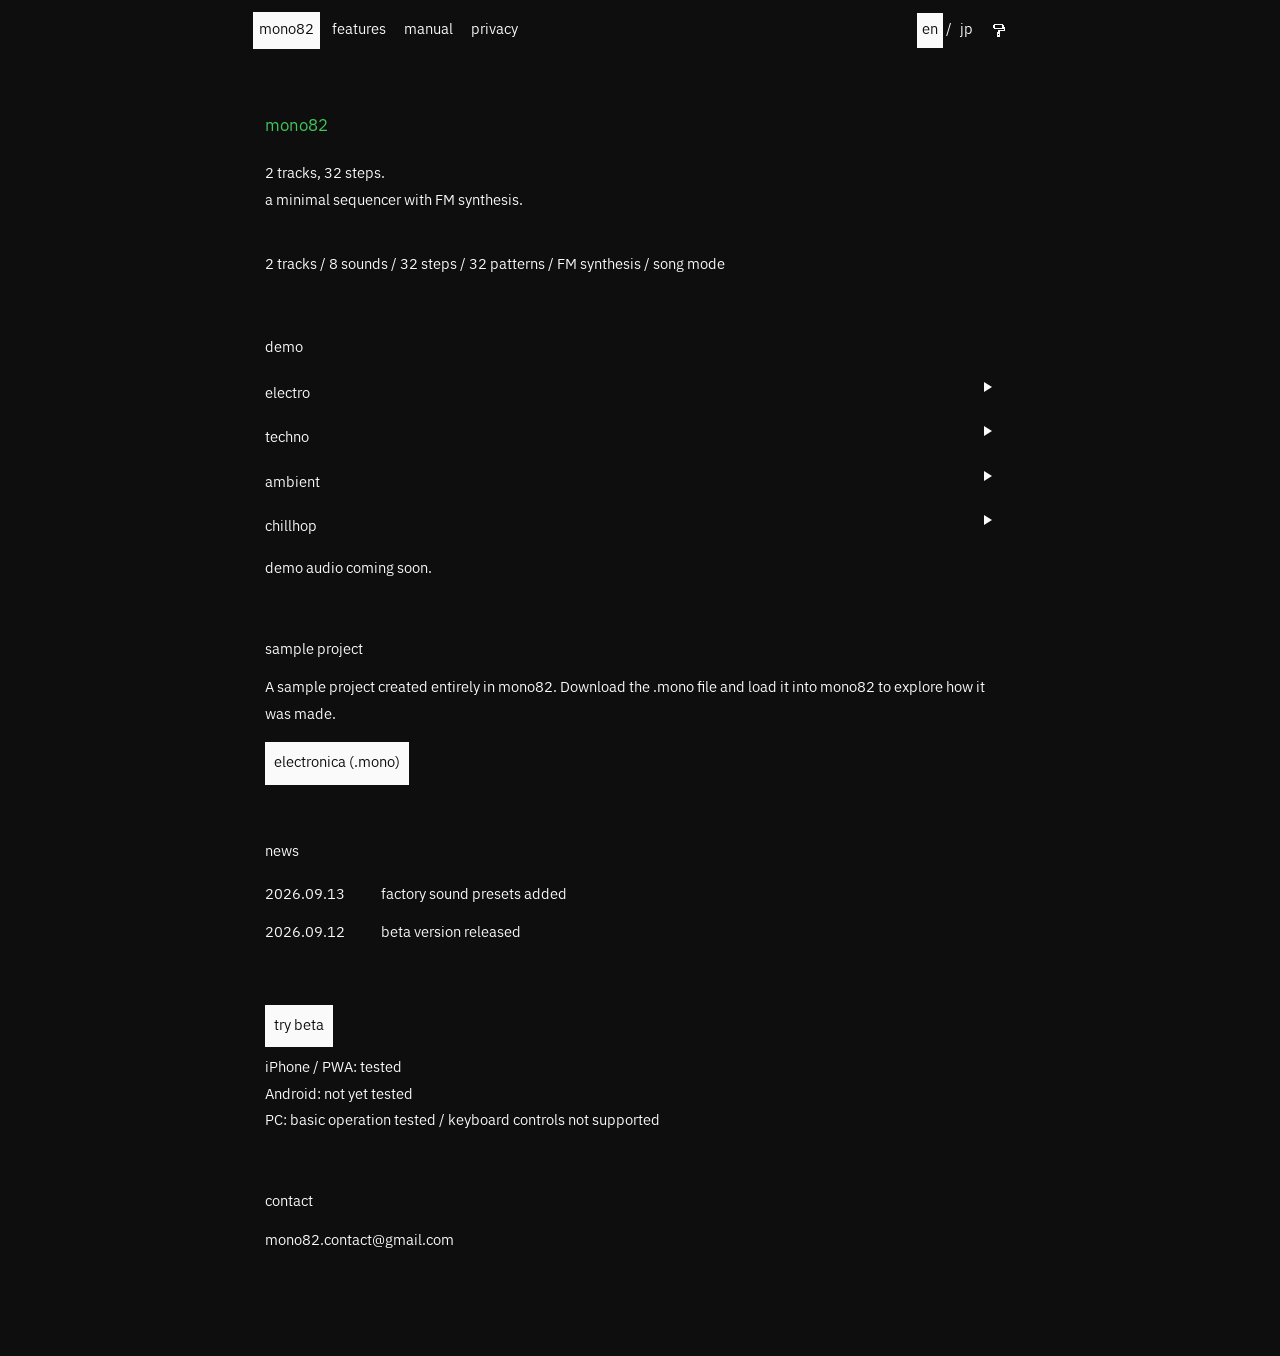
<file: index.html>
<!DOCTYPE html>
<html lang="en" class="theme-mono82">
<head>
  <meta charset="UTF-8">
  <meta name="viewport" content="width=device-width, initial-scale=1, viewport-fit=cover">
  <meta name="theme-color" content="#0e0e0e">
  <meta name="description" content="mono82 is a minimal 2-track, 32-step music sequencer with FM synthesis, 8 sounds, 32 patterns and song mode.">
  <meta name="robots" content="index, follow">
  <link rel="canonical" href="https://kasaitakara.github.io/mono82-hp/">
  <meta property="og:type" content="website">
  <meta property="og:title" content="mono82 - minimal FM music sequencer">
  <meta property="og:description" content="A minimal 2-track, 32-step music sequencer with FM synthesis, 8 sounds, 32 patterns and song mode.">
  <meta property="og:url" content="https://kasaitakara.github.io/mono82-hp/">
  <meta property="og:site_name" content="mono82">
  <meta property="og:image" content="https://kasaitakara.github.io/mono82-hp/ogp.jpg">
  <meta name="twitter:card" content="summary_large_image">
  <meta name="twitter:title" content="mono82 - minimal FM music sequencer">
  <meta name="twitter:description" content="A minimal 2-track, 32-step music sequencer with FM synthesis, 8 sounds, 32 patterns and song mode.">
  <meta name="twitter:image" content="https://kasaitakara.github.io/mono82-hp/ogp.jpg">
  <title>mono82 - minimal FM music sequencer</title>
  <link rel="stylesheet" href="./style.css?v=20260913-1">
</head>

<body>
  <div class="site-shell">
    <header class="site-header">
      <nav class="global-nav" aria-label="main">
        <button class="nav-button active" type="button" data-view="home">mono82</button>
        <button class="nav-button" type="button" data-view="features">features</button>
        <button class="nav-button" type="button" data-view="manual">manual</button>
        <button class="nav-button" type="button" data-view="privacy">privacy</button>
      </nav>

      <div class="global-controls">
        <div class="language-switch" aria-label="language">
          <button class="language-choice active" type="button" data-language="en" aria-pressed="true">en</button>
          <span class="language-slash">/</span>
          <button class="language-choice" type="button" data-language="ja" aria-pressed="false">jp</button>
        </div>

        <button id="theme-button" class="plain-button theme-button" type="button" aria-label="color theme" title="color theme">
          <svg class="mono82-icon mono82-theme-paint-icon" viewBox="0 0 14 15" aria-hidden="true">
              <rect class="mono82-theme-paint-fill" x="2" y="1" width="1" height="1" />
              <rect class="mono82-theme-paint-fill" x="3" y="1" width="1" height="1" />
              <rect class="mono82-theme-paint-fill" x="4" y="1" width="1" height="1" />
              <rect class="mono82-theme-paint-fill" x="5" y="1" width="1" height="1" />
              <rect class="mono82-theme-paint-fill" x="6" y="1" width="1" height="1" />
              <rect class="mono82-theme-paint-fill" x="7" y="1" width="1" height="1" />
              <rect class="mono82-theme-paint-fill" x="8" y="1" width="1" height="1" />
              <rect class="mono82-theme-paint-fill" x="9" y="1" width="1" height="1" />
              <rect class="mono82-theme-paint-fill" x="10" y="1" width="1" height="1" />
              <rect class="mono82-theme-paint-fill" x="1" y="2" width="1" height="1" />
              <rect class="mono82-theme-paint-fill" x="2" y="2" width="1" height="1" />
              <rect class="mono82-theme-paint-fill" x="10" y="2" width="1" height="1" />
              <rect class="mono82-theme-paint-fill" x="11" y="2" width="1" height="1" />
              <rect class="mono82-theme-paint-fill" x="1" y="3" width="1" height="1" />
              <rect class="mono82-theme-paint-fill" x="2" y="3" width="1" height="1" />
              <rect class="mono82-theme-paint-fill" x="10" y="3" width="1" height="1" />
              <rect class="mono82-theme-paint-fill" x="11" y="3" width="1" height="1" />
              <rect class="mono82-theme-paint-fill" x="1" y="4" width="1" height="1" />
              <rect class="mono82-theme-paint-fill" x="2" y="4" width="1" height="1" />
              <rect class="mono82-theme-paint-fill" x="10" y="4" width="1" height="1" />
              <rect class="mono82-theme-paint-fill" x="11" y="4" width="1" height="1" />
              <rect class="mono82-theme-paint-fill" x="12" y="4" width="1" height="1" />
              <rect class="mono82-theme-paint-fill" x="2" y="5" width="1" height="1" />
              <rect class="mono82-theme-paint-fill" x="3" y="5" width="1" height="1" />
              <rect class="mono82-theme-paint-fill" x="4" y="5" width="1" height="1" />
              <rect class="mono82-theme-paint-fill" x="5" y="5" width="1" height="1" />
              <rect class="mono82-theme-paint-fill" x="6" y="5" width="1" height="1" />
              <rect class="mono82-theme-paint-fill" x="7" y="5" width="1" height="1" />
              <rect class="mono82-theme-paint-fill" x="8" y="5" width="1" height="1" />
              <rect class="mono82-theme-paint-fill" x="9" y="5" width="1" height="1" />
              <rect class="mono82-theme-paint-fill" x="10" y="5" width="1" height="1" />
              <rect class="mono82-theme-paint-fill" x="11" y="5" width="1" height="1" />
              <rect class="mono82-theme-paint-fill" x="12" y="5" width="1" height="1" />
              <rect class="mono82-theme-paint-fill" x="12" y="6" width="1" height="1" />
              <rect class="mono82-theme-paint-fill" x="6" y="7" width="1" height="1" />
              <rect class="mono82-theme-paint-fill" x="7" y="7" width="1" height="1" />
              <rect class="mono82-theme-paint-fill" x="8" y="7" width="1" height="1" />
              <rect class="mono82-theme-paint-fill" x="9" y="7" width="1" height="1" />
              <rect class="mono82-theme-paint-fill" x="10" y="7" width="1" height="1" />
              <rect class="mono82-theme-paint-fill" x="11" y="7" width="1" height="1" />
              <rect class="mono82-theme-paint-fill" x="12" y="7" width="1" height="1" />
              <rect class="mono82-theme-paint-fill" x="6" y="8" width="1" height="1" />
              <rect class="mono82-theme-paint-fill" x="7" y="8" width="1" height="1" />
              <rect class="mono82-theme-paint-fill" x="5" y="9" width="1" height="1" />
              <rect class="mono82-theme-paint-fill" x="6" y="9" width="1" height="1" />
              <rect class="mono82-theme-paint-fill" x="7" y="9" width="1" height="1" />
              <rect class="mono82-theme-paint-fill" x="5" y="10" width="1" height="1" />
              <rect class="mono82-theme-paint-fill" x="6" y="10" width="1" height="1" />
              <rect class="mono82-theme-paint-fill" x="7" y="10" width="1" height="1" />
              <rect class="mono82-theme-paint-fill" x="5" y="11" width="1" height="1" />
              <rect class="mono82-theme-paint-fill" x="7" y="11" width="1" height="1" />
              <rect class="mono82-theme-paint-fill" x="5" y="12" width="1" height="1" />
              <rect class="mono82-theme-paint-fill" x="6" y="12" width="1" height="1" />
              <rect class="mono82-theme-paint-fill" x="7" y="12" width="1" height="1" />
              <rect class="mono82-theme-paint-fill" x="5" y="13" width="1" height="1" />
              <rect class="mono82-theme-paint-fill" x="6" y="13" width="1" height="1" />
              <rect class="mono82-theme-paint-fill" x="7" y="13" width="1" height="1" />
            </svg>
        </button>
      </div>
    </header>

    <main class="site-main">
      <section id="view-home" class="view active" data-view-panel="home">
        <div class="hero">
          <h1>mono82</h1>
          <p class="hero-copy" data-i18n="hero">
            2 tracks, 32 steps.<br>
            a minimal sequencer with FM synthesis.
          </p>
        </div>

        <p class="specs">
          2 tracks / 8 sounds / 32 steps / 32 patterns / FM synthesis / song mode
        </p>

        <section class="home-section">
          <h2>demo</h2>
          <div class="demo-list">
            <button class="row-button demo-button" type="button" data-demo="electro" aria-pressed="false">
              <span>electro</span><span class="demo-play-icon" aria-hidden="true">
                <svg viewBox="0 0 10 12" focusable="false">
                  <path d="M1 1L9 6L1 11Z"></path>
                </svg>
              </span>
            </button>
            <button class="row-button demo-button" type="button" data-demo="techno" aria-pressed="false">
              <span>techno</span><span class="demo-play-icon" aria-hidden="true">
                <svg viewBox="0 0 10 12" focusable="false">
                  <path d="M1 1L9 6L1 11Z"></path>
                </svg>
              </span>
            </button>
            <button class="row-button demo-button" type="button" data-demo="ambient" aria-pressed="false">
              <span>ambient</span><span class="demo-play-icon" aria-hidden="true">
                <svg viewBox="0 0 10 12" focusable="false">
                  <path d="M1 1L9 6L1 11Z"></path>
                </svg>
              </span>
            </button>
            <button class="row-button demo-button" type="button" data-demo="chillhop" aria-pressed="false">
              <span>chillhop</span><span class="demo-play-icon" aria-hidden="true">
                <svg viewBox="0 0 10 12" focusable="false">
                  <path d="M1 1L9 6L1 11Z"></path>
                </svg>
              </span>
            </button>
          </div>
          <p class="small-note" data-i18n="demo_note">demo audio coming soon.</p>
        </section>

        <section class="home-section sample-project-section">
          <h2>sample project</h2>
          <p data-i18n="sample_project_desc">A sample project created entirely in mono82. Download the .mono file and load it into mono82 to explore how it was made.</p>
          <a class="primary-link" href="https://drive.google.com/drive/folders/1gQs_pcc6eCPZjtegIDX-uRcEubucE9dH" target="_blank" rel="noopener noreferrer" data-i18n="sample_project_link">electronica (.mono)</a>
        </section>

        <section class="home-section">
          <h2>news</h2>
          <div class="news-list">
            <div class="news-row">
              <time datetime="2026-09-13">2026.09.13</time>
              <span data-i18n="news_factory_presets">factory sound presets added</span>
            </div>
            <div class="news-row">
              <time datetime="2026-09-12">2026.09.12</time>
              <span data-i18n="news_beta">beta version released</span>
            </div>
          </div>
        </section>
<section class="home-section beta-section">
          <a id="beta-link" class="primary-link" href="https://mono82.netlify.app" target="_blank" rel="noopener noreferrer" data-i18n="try_beta">try beta</a>
          <p class="small-note" data-i18n="beta_status">
            iPhone / PWA: tested<br>
            Android: not yet tested
          </p>
        </section>

        <section class="home-section contact-section">
          <h2>contact</h2>
          <p class="small-note">
            <a class="contact-link" href="mailto:mono82.contact@gmail.com">mono82.contact@gmail.com</a>
          </p>
        </section>
      </section>


      <section id="view-features" class="view" data-view-panel="features">
        <div class="page-head">
          <h1>features</h1>
          <p data-i18n="features_intro">mono82 specifications.</p>
        </div>

        <div class="feature-block">
          <h2>structure</h2>
          <p data-i18n="spec_structure">2 tracks<br>8 sounds: Melodic 1–4 / Rhythm a–d<br>max. 2 sounds per step</p>
        </div>

        <div class="feature-block">
          <h2>sequencer</h2>
          <p data-i18n="spec_sequencer">32 steps<br>32 patterns<br>pattern length: 1–32 steps<br>pattern repeat<br>step shift<br>randomize<br>mute / solo</p>
        </div>

        <div class="feature-block">
          <h2>song</h2>
          <p data-i18n="spec_song">pattern arrangement<br>pattern repeat<br>single pattern loop / range loop<br>master reverb<br>swing</p>
        </div>

        <div class="feature-block">
          <h2>melodic sound</h2>
          <p data-i18n="spec_melodic">FM synthesis<br>level<br>attack<br>hold / decay<br>filter<br>resonance<br>FM depth / ratio<br>2 LFOs</p>
        </div>

        <div class="feature-block">
          <h2>rhythm sound</h2>
          <p data-i18n="spec_rhythm">sine oscillator + noise mix<br>note<br>level<br>attack<br>hold / decay<br>filter<br>resonance<br>2 LFOs</p>
        </div>

        <div class="feature-block">
          <h2>step parameters</h2>
          <p data-i18n="spec_step">Melodic: Level / Note / Chord / Pan / Nudge / Probability / Substep / Strum<br>Rhythm: Level / Note / Pan / Nudge / Probability / Substep / Substep Probability</p>
        </div>

        <div class="feature-block">
          <h2>preset</h2>
          <p data-i18n="spec_preset">factory sound presets<br>user sound presets</p>
        </div>

        <div class="feature-block">
          <h2>project</h2>
          <p data-i18n="spec_project">new / load / save / save as<br>project import / export<br>audio export<br>song export</p>
        </div>

        <div class="feature-block">
          <h2>system</h2>
          <p data-i18n="spec_system">PWA<br>English / Japanese<br>iPhone: tested<br>Android: not yet tested<br>PC: basic operation tested / keyboard controls not supported</p>
        </div>
      </section>

      <section id="view-manual" class="view" data-view-panel="manual">
        <div class="page-head">
          <h1>manual</h1>
          <p data-i18n="manual_intro">basic mono82 operation guide.</p>
        </div>

        <div class="feature-block">
          <h2>overview</h2>
          <p data-i18n="manual_overview">mono82 has two Sound Banks: Melodic 1–4 and Rhythm a–d. each step can contain one sound from each bank, for a maximum of two sounds on the same step.</p>
        </div>

        <div class="feature-block">
          <h2>sequence</h2>
          <p data-i18n="manual_sequence">tap a step to place or remove the selected sound. melodic sounds appear as the upper horizontal mark and rhythm sounds as the lower-left square. pattern length can be set from 1 to 32 steps. shortening a pattern does not delete the hidden step data.</p>
        </div>

        <div class="feature-block">
          <h2>pattern / song</h2>
          <p data-i18n="manual_pattern">create up to 32 patterns and arrange them in Song mode. patterns can be looped individually or as a selected range. copy a selected range and paste it anywhere you choose. in Song view, copy includes all pattern information. in Pattern view, copy includes all step information. in Offset view, copy includes all step information for the currently selected sound bank. sequences can also be shifted left/right or randomized.</p>
        </div>

        <div class="feature-block">
          <h2>melodic sound</h2>
          <p data-i18n="manual_melodic">Melodic sounds use FM synthesis. each step can control Note or Chord, Level, Pan, Nudge, Probability, Substep and Strum. tap Note / Chord to switch between them.</p>
        </div>

        <div class="feature-block">
          <h2>rhythm sound</h2>
          <p data-i18n="manual_rhythm">Rhythm sounds combine sine synthesis and noise. each step can control Note, Level, Pan, Nudge, Probability, Substep and Substep Probability.</p>
        </div>

        <div class="feature-block">
          <h2>sound design</h2>
          <p data-i18n="manual_sound">sound parameters include Level, Attack, Hold/Decay, Filter, Resonance and two LFOs. Melodic adds FM Depth and Ratio; Rhythm adds Noise and Note.</p>
        </div>

        <div class="feature-block">
          <h2>project</h2>
          <p data-i18n="manual_project">create, load and overwrite projects, or duplicate them with Save As. project data can also be imported and exported for backup or transfer. audio and song export are available.</p>
        </div>

        <div class="feature-block">
          <h2>preset</h2>
          <p data-i18n="manual_preset">factory sound presets are included. your current sound can also be registered as a user preset and applied later. when selecting a preset, “now” lets you return to the current sound easily for quick comparison.</p>
        </div>

        <div class="feature-block">
          <h2>color</h2>
          <p data-i18n="manual_color">tap the ink icon to switch the color palette. it changes the appearance only and does not affect your project or sound.</p>
        </div>

        <div class="feature-block">
          <h2>help mode</h2>
          <p data-i18n="manual_help">the app also includes its own ? help mode. activate it, then tap an outlined control to see an explanation in English or Japanese.</p>
        </div>
      </section>

      <section id="view-privacy" class="view" data-view-panel="privacy">
        <div class="page-head">
          <h1>privacy</h1>
        </div>

        <div class="privacy-copy">
          <p data-i18n="privacy_app">
            mono82 does not collect or transmit personal information from within the app.
          </p>
          <p data-i18n="privacy_contact">
            if you contact us by email, your email address and information contained in your message are received only as necessary to respond to your inquiry.
          </p>
          <p class="small-note" data-i18n="privacy_web">
            this website policy will be updated before public release if external services such as embedded media or analytics are added.
          </p>
        </div>
      </section>
    </main>
  </div>

  <script src="./main.js?v=20260913-1"></script>
</body>
</html>
</file>
<file: style.css>
@font-face {
  font-family: "IBM Plex Sans JP";
  src: url("./IBMPlexSansJP-Regular.ttf") format("truetype");
  font-style: normal;
  font-weight: 400;
  font-display: swap;
}

/* mono82 official website - initial draft */

:root {
  --font-main: "IBM Plex Sans JP", sans-serif;
  --ui-font-size: 14px;
  --title-font-size: 16px;
  --content-width: 760px;
}

:root.theme-mono82 {
  --bg: #0e0e0e;
  --text: #fafafa;
  --accent: #41c65a;
}

:root.theme-sprooto {
  --bg: #e8e2d9;
  --text: #5f7e5c;
  --accent: #7db8bd;
}

:root.theme-kasai {
  --bg: #363636;
  --text: #f2f2f2;
  --accent: #7ff4de;
}

:root.theme-mei {
  --bg: #e7e5df;
  --text: #164d03;
  --accent: #4d88b6;
}

:root.theme-ryuichi {
  --bg: #000000;
  --text: #aaaaaa;
  --accent: #ffffff;
}

:root.theme-aya {
  --bg: #d4d4d4;
  --text: #417d90;
  --accent: #ff73ce;
}

:root.theme-tobokegao {
  --bg: #ffffff;
  --text: #116ea4;
  --accent: #ffcc00;
}

:root.theme-hachi {
  --bg: #e38417;
  --text: #3f3f3f;
  --accent: #b3b3b3;
}

:root.theme-electro {
  --bg: #acabab;
  --text: #646666;
  --accent: #65a3a8;
}

:root.theme-game {
  --bg: #ffffff;
  --text: #711521;
  --accent: #b09d42;
}

* {
  box-sizing: border-box;
}

html {
  min-height: 100%;
  overflow-y: scroll;
  scrollbar-gutter: stable;
  background: var(--bg);
  color: var(--text);
}

body {
  min-height: 100vh;
  min-height: 100dvh;
  margin: 0;
  background: var(--bg);
  color: var(--text);
  font-family: var(--font-main);
  font-size: var(--ui-font-size);
  line-height: 1.9;
}

button,
a {
  font: inherit;
}

button {
  border: 0;
  border-radius: 0;
}

button,
a,
[role="button"] {
  -webkit-tap-highlight-color: transparent;
}

.site-shell {
  width: min(calc(100% - 32px), var(--content-width));
  margin: 0 auto;
}

.site-header {
  position: sticky;
  top: 0;
  z-index: 20;
  display: flex;
  align-items: center;
  justify-content: space-between;
  min-height: 58px;
  padding:
    max(12px, env(safe-area-inset-top))
    0
    10px;
  background: var(--bg);
}

.global-nav,
.global-controls {
  display: flex;
  align-items: center;
}

.global-nav {
  gap: 6px;
}

.global-controls {
  gap: 8px;
}

.language-switch {
  display: flex;
  align-items: center;
  gap: 3px;
  white-space: nowrap;
}

.language-choice {
  appearance: none;
  -webkit-appearance: none;
  margin: 0;
  padding: 4px 5px;
  border: 0;
  border-radius: 0;
  background: transparent;
  color: var(--text);
  font: inherit;
  cursor: pointer;
}

.language-choice.active {
  background: var(--text);
  color: var(--bg);
}

.language-slash {
  color: var(--text);
}

.nav-button,
.plain-button {
  appearance: none;
  -webkit-appearance: none;
  margin: 0;
  padding: 5px 6px;
  background: transparent;
  color: var(--text);
  cursor: pointer;
}

.nav-button.active {
  background: var(--text);
  color: var(--bg);
}

.nav-button:active,
.plain-button:active,
.primary-link:active,
.row-button:active {
  color: var(--accent);
}

.theme-button {
  display: grid;
  place-items: center;
  width: 27px;
  height: 27px;
  padding: 0;
}

.mono82-theme-paint-icon {
  width: 14px;
  height: 15px;
  overflow: visible;
  shape-rendering: crispEdges;
}

.mono82-theme-paint-fill {
  fill: currentColor;
  stroke: none;
}

.mono82-theme-paint-cut {
  fill: var(--bg);
  stroke: none;
}

.site-main {
  padding: 34px 0 72px;
}

.view {
  display: none;
}

.view.active {
  display: block;
}

h1,
h2,
p {
  margin-top: 0;
}

h1 {
  margin-bottom: 20px;
  color: var(--accent);
  font-size: var(--title-font-size);
  line-height: 1.9;
  font-weight: 400;
}

h2 {
  margin-bottom: 12px;
  font-size: inherit;
  line-height: inherit;
  font-weight: 400;
  text-transform: lowercase;
}

.hero {
  padding: 18px 0 36px;
}

.hero-copy {
  margin: 0;
  max-width: 620px;
  font-size: inherit;
}

.specs {
  margin: 0;
  line-height: 2.2;
}

.home-section {
  margin-top: 54px;
}

.demo-list,
.news-list {
  display: grid;
  gap: 4px;
}

.row-button {
  appearance: none;
  -webkit-appearance: none;
  display: flex;
  justify-content: space-between;
  width: 100%;
  margin: 0;
  padding: 7px 0;
  background: transparent;
  color: var(--text);
  text-align: left;
}

.row-button:disabled {
  opacity: 1;
}

.demo-button {
  cursor: pointer;
}

.demo-button:active {
  color: var(--text);
}

.demo-play-icon {
  display: inline-flex;
  align-items: center;
  justify-content: center;
  width: 10px;
  height: 12px;
  flex: 0 0 10px;
  color: var(--text);
}

.demo-play-icon svg {
  display: block;
  width: 10px;
  height: 12px;
}

.demo-play-icon path {
  fill: currentColor;
}

.demo-button.is-playing .demo-play-icon {
  color: var(--accent);
}

.news-row {
  display: grid;
  grid-template-columns: 104px minmax(0, 1fr);
  gap: 12px;
  padding: 4px 0;
}

.news-row time {
  white-space: nowrap;
}

.small-note {
  margin: 8px 0 0;
  font-size: inherit;
  line-height: inherit;
}

.primary-link {
  display: inline-block;
  padding: 8px 9px;
  background: var(--text);
  color: var(--bg);
  text-decoration: none;
}

.contact-link {
  color: var(--text);
  text-decoration: none;
}

.contact-link:active {
  color: var(--accent);
}

.disabled-link {
  cursor: default;
}

.contact-section {
  padding-bottom: 30px;
}

.page-head {
  margin-bottom: 42px;
}

.manual-block,
.feature-block,
.privacy-copy p {
  max-width: 680px;
}

.manual-block,
.feature-block {
  margin-bottom: 34px;
}

.manual-block p,
.feature-block p,
.privacy-copy p {
  line-height: 2.2;
}

:focus-visible {
  outline: 1px solid var(--accent);
  outline-offset: 3px;
}

@media (max-width: 620px) {
  .site-shell {
    width: min(calc(100% - 22px), var(--content-width));
  }

  .site-header {
    min-height: 52px;
  }

  .global-nav {
    gap: 0;
  }

  .nav-button,
  .plain-button {
    padding-left: 4px;
    padding-right: 4px;
  }

  .site-main {
    padding-top: 22px;
  }

  .hero {
    padding-top: 12px;
  }

  .news-row {
    grid-template-columns: 92px minmax(0, 1fr);
    gap: 6px;
  }
}


/* mono82 site spacing tune */
.site-main {
  position: relative;
  left: 12px;
  width: calc(100% - 12px);
}

.demo-button {
  padding-right: 20px;
}
</file>
